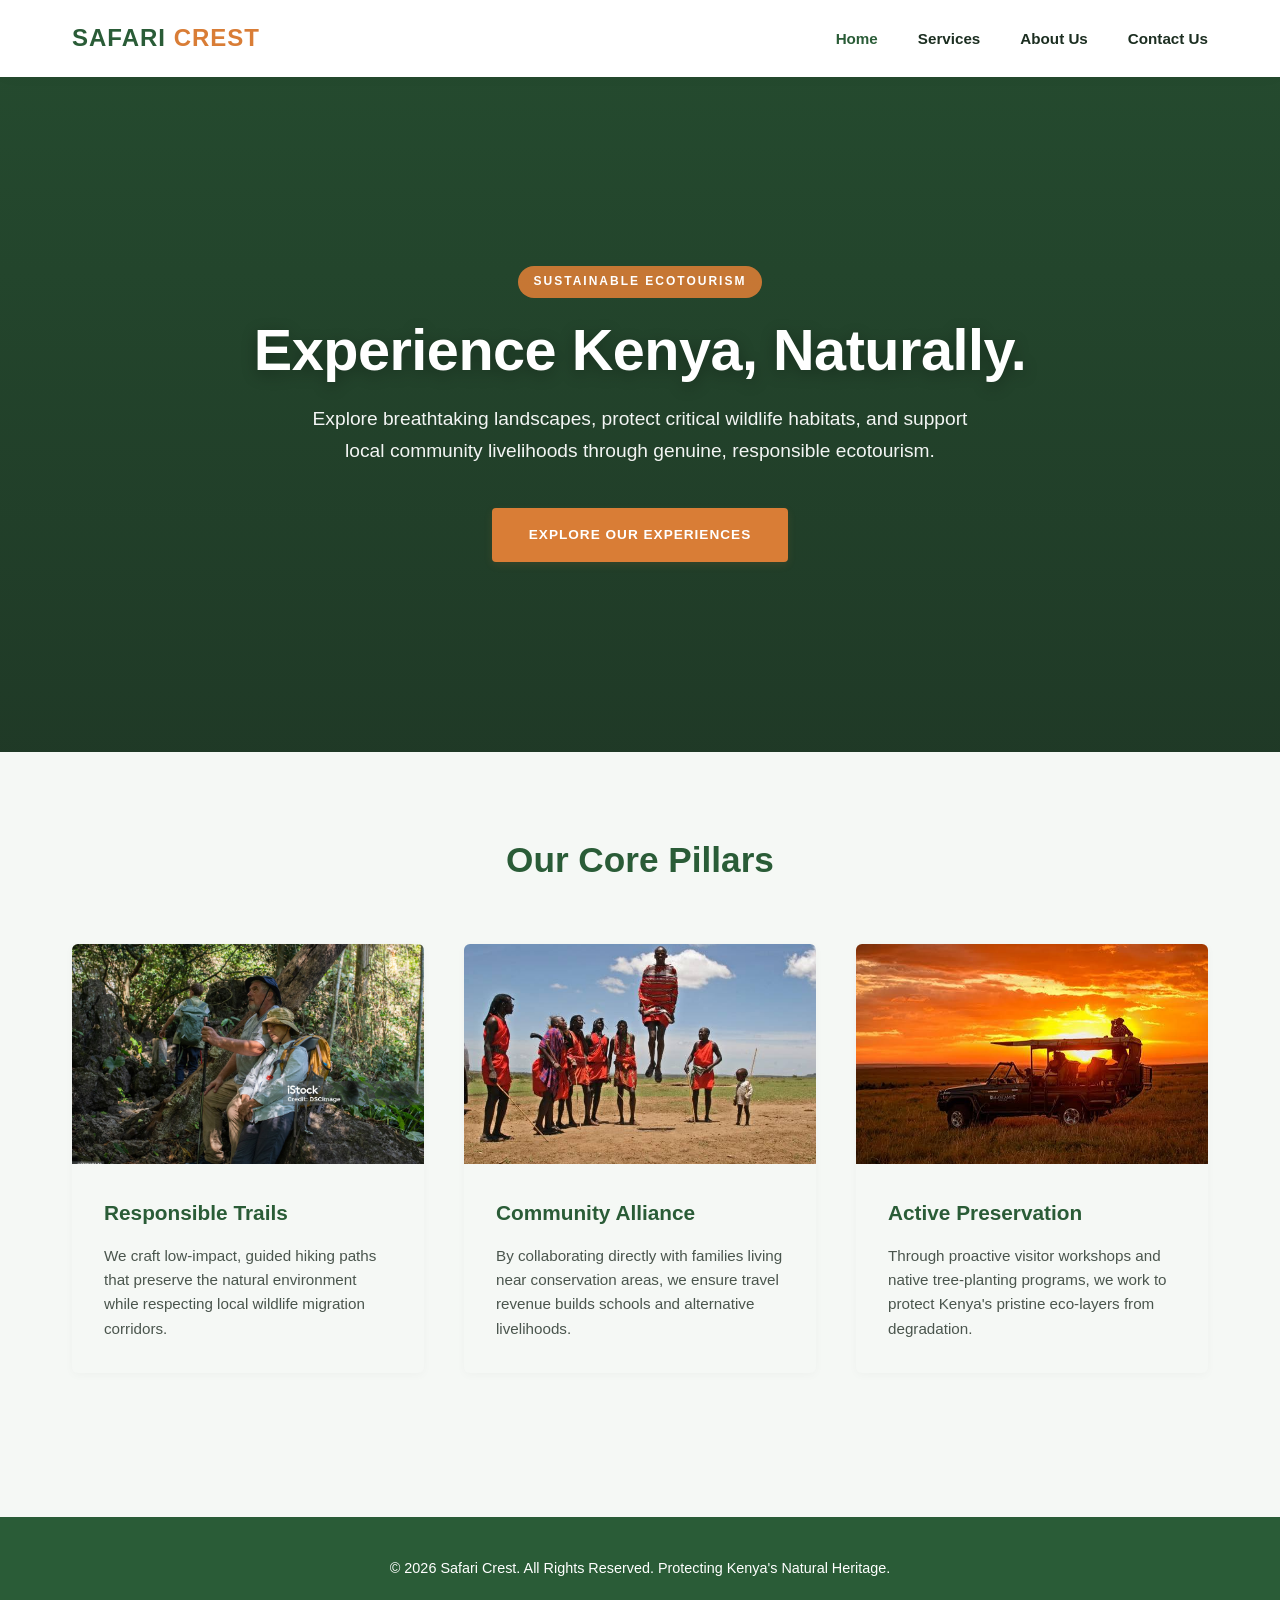
<file: index.html>
<!DOCTYPE html>
<html lang="en">
<head>
    <meta charset="UTF-8">
    <meta name="viewport" content="width=device-width, initial-scale=1.0">
    <title>Safari Crest - Responsible Ecotourism Kenya</title>
    <link rel="stylesheet" href="css/style.css">
</head>
<body>

    <!-- Premium Navigation with Mobile Hamburger Support -->
    <header>
        <nav class="nav-container">
            <div class="logo">
                <a href="index.html">SAFARI <span>CREST</span></a>
            </div>
            
            <!-- Three Lines Hamburger Button for Small Screens -->
            <button class="menu-toggle" id="menuToggle" aria-label="Toggle Navigation">
                <span></span>
                <span></span>
                <span></span>
            </button>

            <!-- Navigation Links -->
            <ul class="nav-links" id="navLinks">
                <li><a href="index.html" class="active">Home</a></li>
                <li><a href="services.html">Services</a></li>
                <li><a href="about.html">About Us</a></li>
                <li><a href="contact.html">Contact Us</a></li>
            </ul>
        </nav>
    </header>

    <!-- Upgraded Cinematic Hero Section with Video Background -->
    <section class="hero-section">
        <video autoplay loop muted playsinline class="hero-video">
            <source src="images/hero-bg.mp4" type="video/mp4">
            Your browser does not support the video tag.
        </video>

        <div class="hero-overlay">
            <div class="hero-text-box">
                <span class="hero-badge">Sustainable Ecotourism</span>
                <h1>Experience Kenya, Naturally.</h1>
                <p>Explore breathtaking landscapes, protect critical wildlife habitats, and support local community livelihoods through genuine, responsible ecotourism.</p>
                <a href="services.html" class="cta-btn">Explore Our Experiences</a>
            </div>
        </div>
    </section>

    <!-- Balanced Content Section -->
    <main class="container">
        <h2 class="section-title">Our Core Pillars</h2>
        
        <div class="feature-grid">
            <!-- Pillar 1 -->
            <article class="feature-card">
                <img src="images/hiking.jpg" alt="Guided hiking trails" class="feature-img">
                <div class="feature-body">
                    <h3>Responsible Trails</h3>
                    <p>We craft low-impact, guided hiking paths that preserve the natural environment while respecting local wildlife migration corridors.</p>
                </div>
            </article>

            <!-- Pillar 2 -->
            <article class="feature-card">
                <img src="images/community.jpeg" alt="Community engagement" class="feature-img">
                <div class="feature-body">
                    <h3>Community Alliance</h3>
                    <p>By collaborating directly with families living near conservation areas, we ensure travel revenue builds schools and alternative livelihoods.</p>
                </div>
            </article>

            <!-- Pillar 3 -->
            <article class="feature-card">
                <img src="images/conservation.jpeg" alt="Nature preservation" class="feature-img">
                <div class="feature-body">
                    <h3>Active Preservation</h3>
                    <p>Through proactive visitor workshops and native tree-planting programs, we work to protect Kenya's pristine eco-layers from degradation.</p>
                </div>
            </article>
        </div>
    </main>

    <!-- Structured Footer -->
    <footer>
        <p>&copy; 2026 Safari Crest. All Rights Reserved. Protecting Kenya's Natural Heritage.</p>
    </footer>

    <!-- Simple JavaScript for Mobile Navbar Toggle -->
    <script>
        const menuToggle = document.getElementById('menuToggle');
        const navLinks = document.getElementById('navLinks');

        menuToggle.addEventListener('click', () => {
            menuToggle.classList.toggle('active');
            navLinks.classList.toggle('active');
        });

        // Close mobile menu automatically when a link is clicked
        document.querySelectorAll('.nav-links a').forEach(link => {
            link.addEventListener('click', () => {
                menuToggle.classList.remove('active');
                navLinks.classList.remove('active');
            });
        });
    </script>

</body>
</html>
</file>
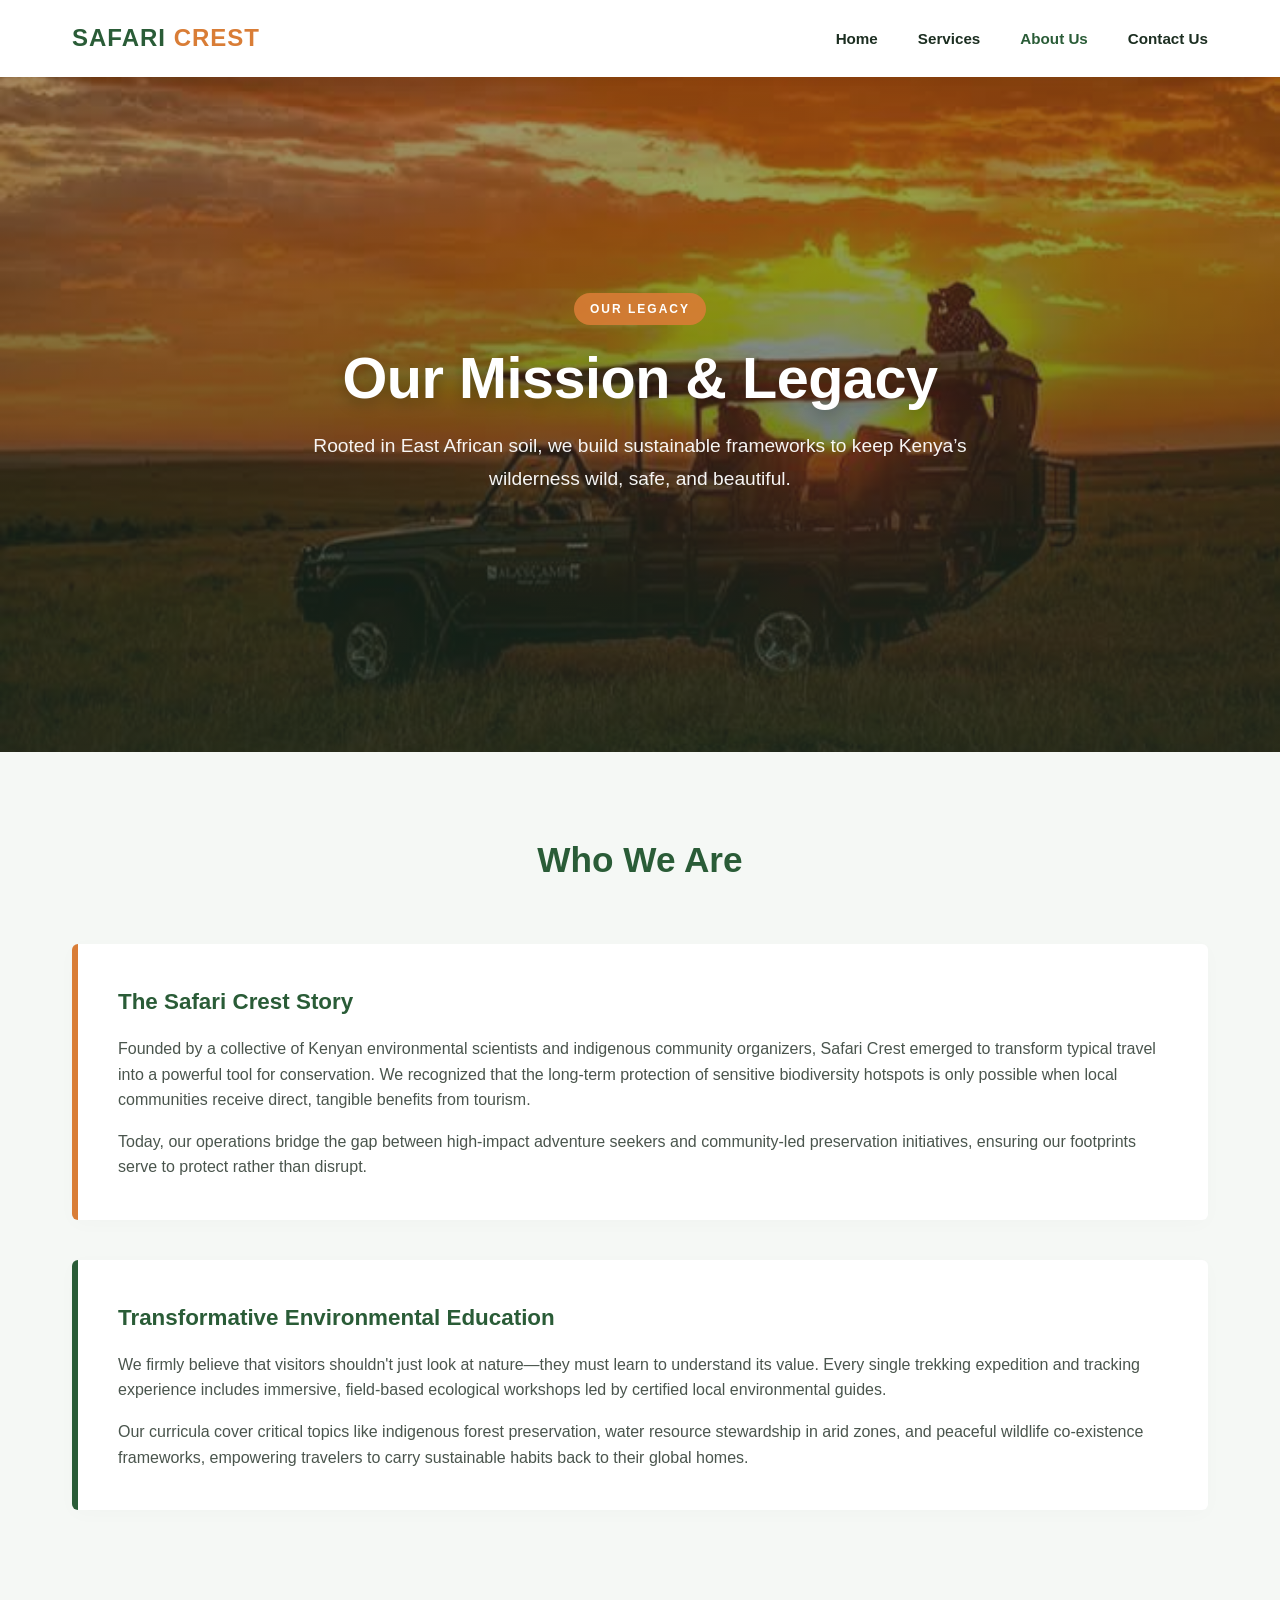
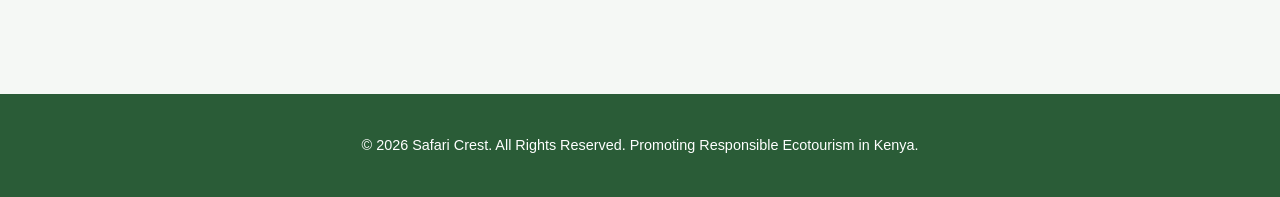
<file: about.html>
<!DOCTYPE html>
<html lang="en">
<head>
    <meta charset="UTF-8">
    <meta name="viewport" content="width=device-width, initial-scale=1.0">
    <title>About Our Mission - Safari Crest</title>
    <!-- Relative path matches previous pages for flawless folder portability -->
    <link rel="stylesheet" href="css/style.css">
    <style>
        /* Specific refinement for About Us content blocks to fix accent border alignment */
        .story-block {
            background-color: var(--white);
            padding: 2.5rem;
            border-radius: 6px;
            box-shadow: 0 4px 20px rgba(0,0,0,0.02);
            margin-bottom: 2.5rem;
            position: relative;
            overflow: hidden;
        }
        .story-block.accent-secondary {
            border-left: 6px solid var(--secondary-color);
        }
        .story-block.accent-primary {
            border-left: 6px solid var(--primary-color);
        }
    </style>
</head>
<body>

    <!-- Premium Navigation with Mobile Hamburger Support -->
    <header>
        <nav class="nav-container">
            <div class="logo">
                <a href="index.html">SAFARI <span>CREST</span></a>
            </div>
            
            <!-- Three Lines Hamburger Button for Small Screens -->
            <button class="menu-toggle" id="menuToggle" aria-label="Toggle Navigation">
                <span></span>
                <span></span>
                <span></span>
            </button>

            <!-- Navigation Links -->
            <ul class="nav-links" id="navLinks">
                <li><a href="index.html">Home</a></li>
                <li><a href="services.html">Services</a></li>
                <li><a href="about.html" class="active">About Us</a></li>
                <li><a href="contact.html">Contact Us</a></li>
            </ul>
        </nav>
    </header>

    <!-- Upgraded About Hero Layout -->
    <section class="hero-section" style="background-image: url('images/conservation.jpeg'); background-size: cover; background-position: center;">
        <div class="hero-overlay">
            <div class="hero-text-box">
                <span class="hero-badge">Our Legacy</span>
                <h1>Our Mission & Legacy</h1>
                <p>Rooted in East African soil, we build sustainable frameworks to keep Kenya’s wilderness wild, safe, and beautiful.</p>
            </div>
        </div>
    </section>

    <!-- About Content Layout -->
    <main class="container">
        <h2 class="section-title">Who We Are</h2>
        
        <!-- Story block 1 with clean terracotta left accent -->
        <div class="story-block accent-secondary">
            <h3 style="color: var(--primary-color); margin-bottom: 1rem; font-size: 1.4rem;">The Safari Crest Story</h3>
            <p style="color: #4A554D; font-size: 1rem; margin-bottom: 1rem;">Founded by a collective of Kenyan environmental scientists and indigenous community organizers, Safari Crest emerged to transform typical travel into a powerful tool for conservation. We recognized that the long-term protection of sensitive biodiversity hotspots is only possible when local communities receive direct, tangible benefits from tourism.</p>
            <p style="color: #4A554D; font-size: 1rem;">Today, our operations bridge the gap between high-impact adventure seekers and community-led preservation initiatives, ensuring our footprints serve to protect rather than disrupt.</p>
        </div>

        <!-- Story block 2 with clean forest green left accent -->
        <div class="story-block accent-primary">
            <h3 style="color: var(--primary-color); margin-bottom: 1rem; font-size: 1.4rem;">Transformative Environmental Education</h3>
            <p style="color: #4A554D; font-size: 1rem; margin-bottom: 1rem;">We firmly believe that visitors shouldn't just look at nature—they must learn to understand its value. Every single trekking expedition and tracking experience includes immersive, field-based ecological workshops led by certified local environmental guides.</p>
            <p style="color: #4A554D; font-size: 1rem;">Our curricula cover critical topics like indigenous forest preservation, water resource stewardship in arid zones, and peaceful wildlife co-existence frameworks, empowering travelers to carry sustainable habits back to their global homes.</p>
        </div>
    </main>

    <!-- Structured Footer -->
    <footer>
        <p>&copy; 2026 Safari Crest. All Rights Reserved. Promoting Responsible Ecotourism in Kenya.</p>
    </footer>

    <!-- Simple JavaScript for Mobile Navbar Toggle -->
    <script>
        const menuToggle = document.getElementById('menuToggle');
        const navLinks = document.getElementById('navLinks');

        menuToggle.addEventListener('click', () => {
            menuToggle.classList.toggle('active');
            navLinks.classList.toggle('active');
        });

        // Close mobile menu automatically when a link is clicked
        document.querySelectorAll('.nav-links a').forEach(link => {
            link.addEventListener('click', () => {
                menuToggle.classList.remove('active');
                navLinks.classList.remove('active');
            });
        });
    </script>

</body>
</html>
</file>
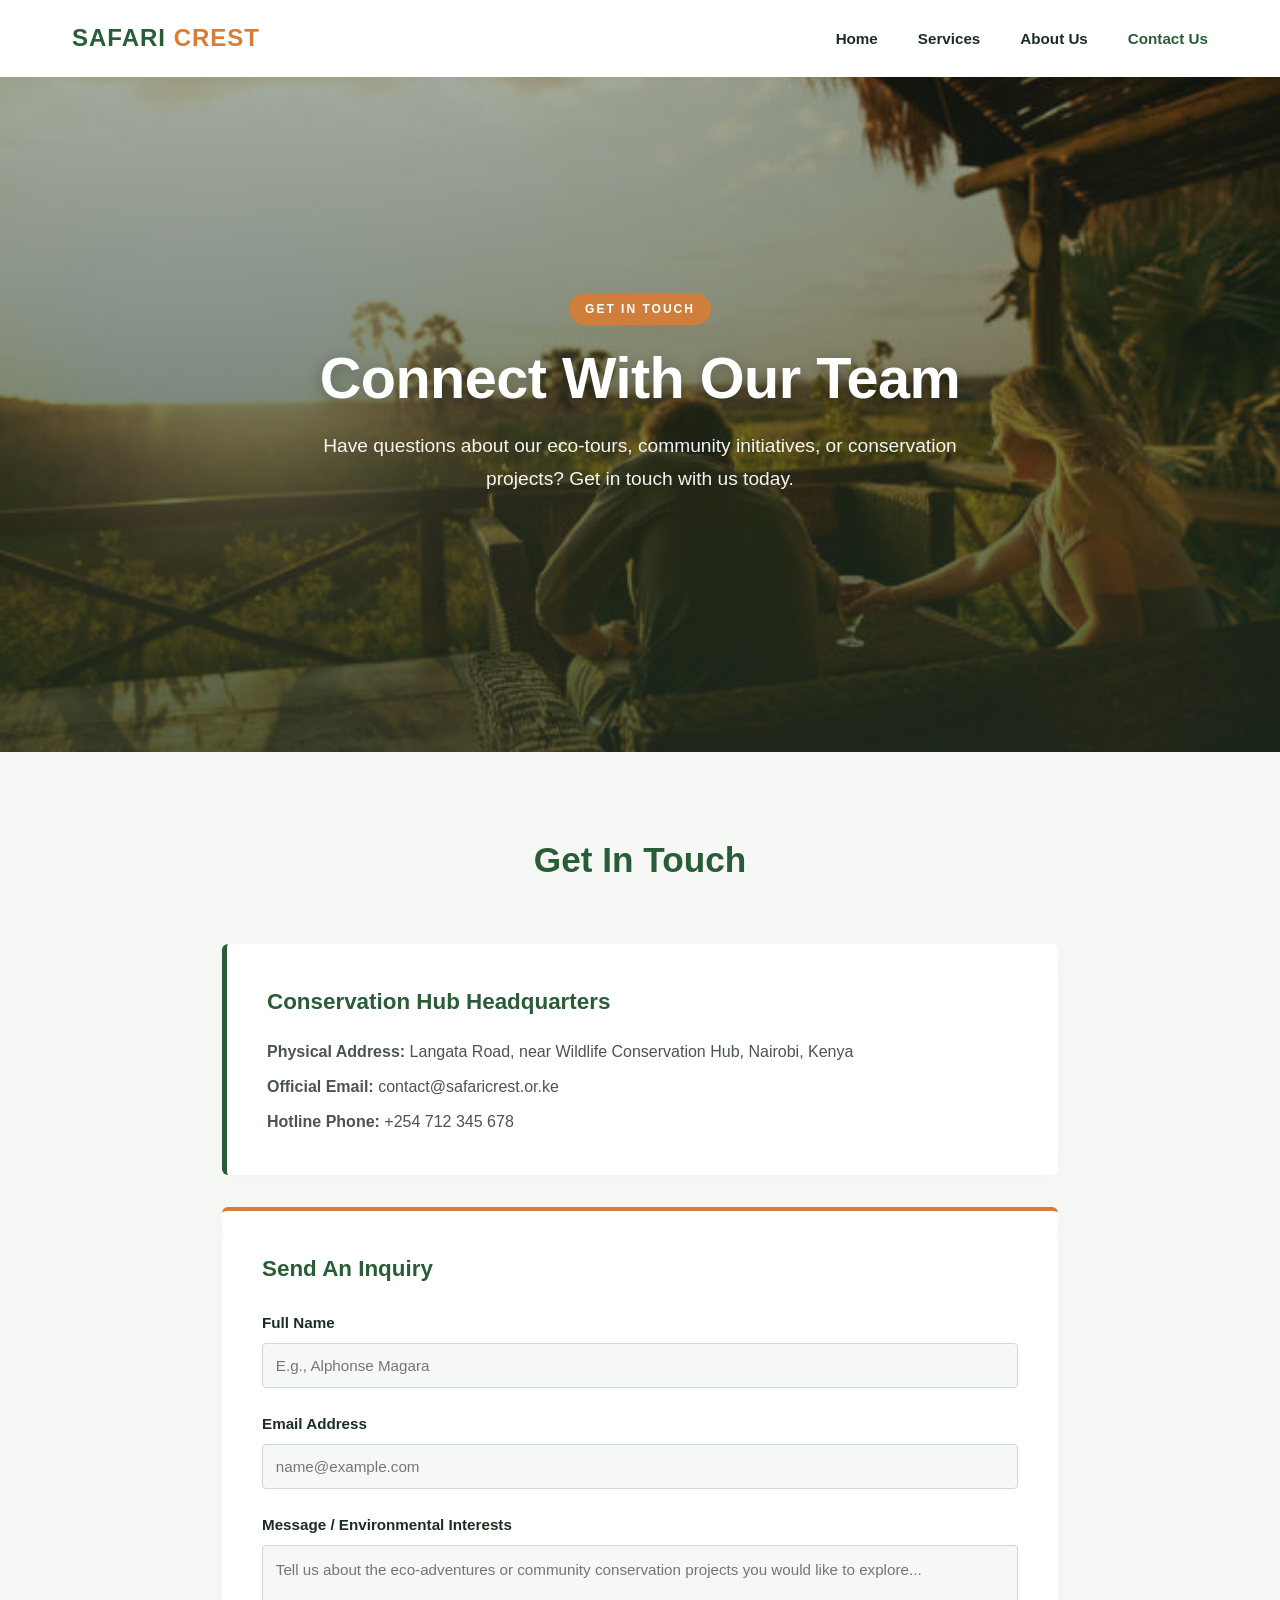
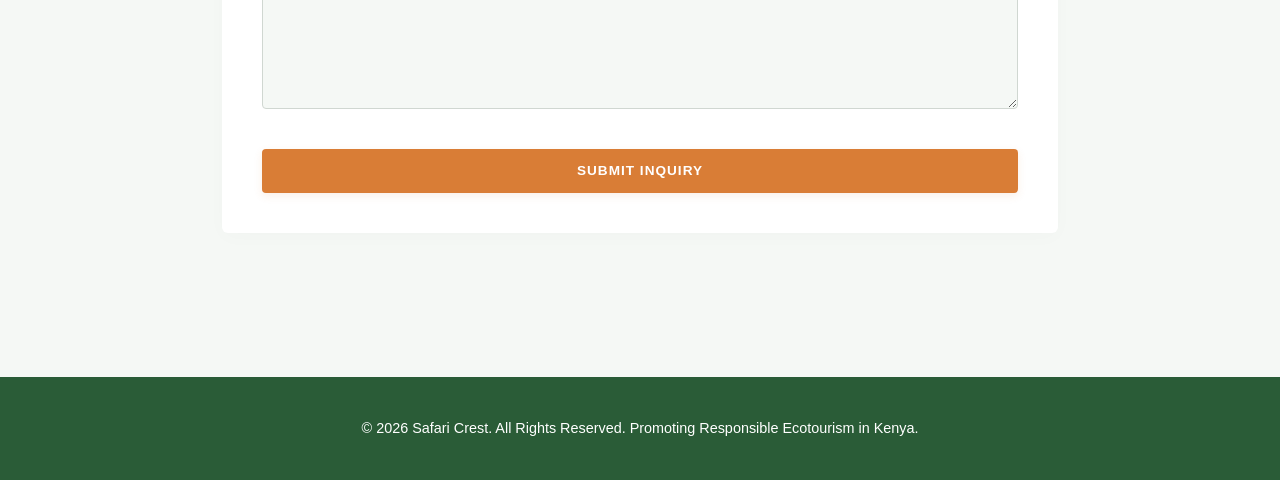
<file: contact.html>
<!DOCTYPE html>
<html lang="en">
<head>
    <meta charset="UTF-8">
    <meta name="viewport" content="width=device-width, initial-scale=1.0">
    <title>Contact Our Conservation Desk - Safari Crest</title>
    <!-- Relative link resolves perfectly to the shared style.css file -->
    <link rel="stylesheet" href="css/style.css">
</head>
<body>

    <!-- Premium Navigation with Mobile Hamburger Support -->
    <header>
        <nav class="nav-container">
            <div class="logo">
                <a href="index.html">SAFARI <span>CREST</span></a>
            </div>
            
            <!-- Three Lines Hamburger Button for Small Screens -->
            <button class="menu-toggle" id="menuToggle" aria-label="Toggle Navigation">
                <span></span>
                <span></span>
                <span></span>
            </button>

            <!-- Navigation Links -->
            <ul class="nav-links" id="navLinks">
                <li><a href="index.html">Home</a></li>
                <li><a href="services.html">Services</a></li>
                <li><a href="about.html">About Us</a></li>
                <li><a href="contact.html" class="active">Contact Us</a></li>
            </ul>
        </nav>
    </header>

    <!-- Upgraded Contact Hero Layout -->
    <section class="hero-section" style="background-image: url('images/hero-home.jpg'); background-size: cover; background-position: center;">
        <div class="hero-overlay">
            <div class="hero-text-box">
                <span class="hero-badge">Get In Touch</span>
                <h1>Connect With Our Team</h1>
                <p>Have questions about our eco-tours, community initiatives, or conservation projects? Get in touch with us today.</p>
            </div>
        </div>
    </section>

    <!-- Contact Content Layout Split -->
    <main class="container" style="max-width: 900px;">
        <h2 class="section-title">Get In Touch</h2>
        
        <div class="feature-grid" style="flex-direction: column; gap: 2rem;">
            
            <!-- Information Panel Box -->
            <div class="info-block" style="background-color: var(--white); padding: 2.5rem; border-radius: 6px; box-shadow: 0 4px 20px rgba(0,0,0,0.02); border-left: 5px solid var(--primary-color);">
                <h3 style="color: var(--primary-color); margin-bottom: 1.2rem; font-size: 1.4rem;">Conservation Hub Headquarters</h3>
                <p style="color: #4A554D; font-size: 1rem; margin-bottom: 0.6rem;"><strong>Physical Address:</strong> Langata Road, near Wildlife Conservation Hub, Nairobi, Kenya</p>
                <p style="color: #4A554D; font-size: 1rem; margin-bottom: 0.6rem;"><strong>Official Email:</strong> contact@safaricrest.or.ke</p>
                <p style="color: #4A554D; font-size: 1rem;"><strong>Hotline Phone:</strong> +254 712 345 678</p>
            </div>

            <!-- Informational Inquiry Interface Panel Box -->
            <div style="background-color: var(--white); padding: 2.5rem; border-radius: 6px; box-shadow: 0 4px 20px rgba(0,0,0,0.02); border-top: 4px solid var(--secondary-color);">
                <h3 style="color: var(--primary-color); margin-bottom: 1.5rem; font-size: 1.4rem;">Send An Inquiry</h3>
                
                <!-- Pure HTML Static Form Layout -->
                <form action="#" method="get" onsubmit="return false;">
                    
                    <div class="form-group" style="margin-bottom: 1.5rem;">
                        <label for="visitor-name" style="display: block; margin-bottom: 0.5rem; font-weight: 600; font-size: 0.95rem; color: var(--text-main);">Full Name</label>
                        <input type="text" id="visitor-name" placeholder="E.g., Alphonse Magara" required style="width: 100%; padding: 0.8rem; border: 1px solid #D0D7D1; border-radius: 4px; font-family: sans-serif; font-size: 0.95rem; background-color: var(--bg-canvas);">
                    </div>

                    <div class="form-group" style="margin-bottom: 1.5rem;">
                        <label for="visitor-email" style="display: block; margin-bottom: 0.5rem; font-weight: 600; font-size: 0.95rem; color: var(--text-main);">Email Address</label>
                        <input type="email" id="visitor-email" placeholder="name@example.com" required style="width: 100%; padding: 0.8rem; border: 1px solid #D0D7D1; border-radius: 4px; font-family: sans-serif; font-size: 0.95rem; background-color: var(--bg-canvas);">
                    </div>

                    <div class="form-group" style="margin-bottom: 2rem;">
                        <label for="visitor-message" style="display: block; margin-bottom: 0.5rem; font-weight: 600; font-size: 0.95rem; color: var(--text-main);">Message / Environmental Interests</label>
                        <textarea id="visitor-message" rows="6" placeholder="Tell us about the eco-adventures or community conservation projects you would like to explore..." required style="width: 100%; padding: 0.8rem; border: 1px solid #D0D7D1; border-radius: 4px; font-family: sans-serif; font-size: 0.95rem; line-height: 1.5; background-color: var(--bg-canvas); resize: vertical;"></textarea>
                    </div>

                    <button type="submit" class="cta-btn" style="border: none; cursor: pointer; width: 100%; text-align: center;">Submit Inquiry</button>
                </form>
            </div>

        </div>
    </main>

    <!-- Structured Footer -->
    <footer>
        <p>&copy; 2026 Safari Crest. All Rights Reserved. Promoting Responsible Ecotourism in Kenya.</p>
    </footer>

    <!-- Simple JavaScript for Mobile Navbar Toggle -->
    <script>
        const menuToggle = document.getElementById('menuToggle');
        const navLinks = document.getElementById('navLinks');

        menuToggle.addEventListener('click', () => {
            menuToggle.classList.toggle('active');
            navLinks.classList.toggle('active');
        });

        // Close mobile menu automatically when a link is clicked
        document.querySelectorAll('.nav-links a').forEach(link => {
            link.addEventListener('click', () => {
                menuToggle.classList.remove('active');
                navLinks.classList.remove('active');
            });
        });
    </script>

</body>
</html>
</file>
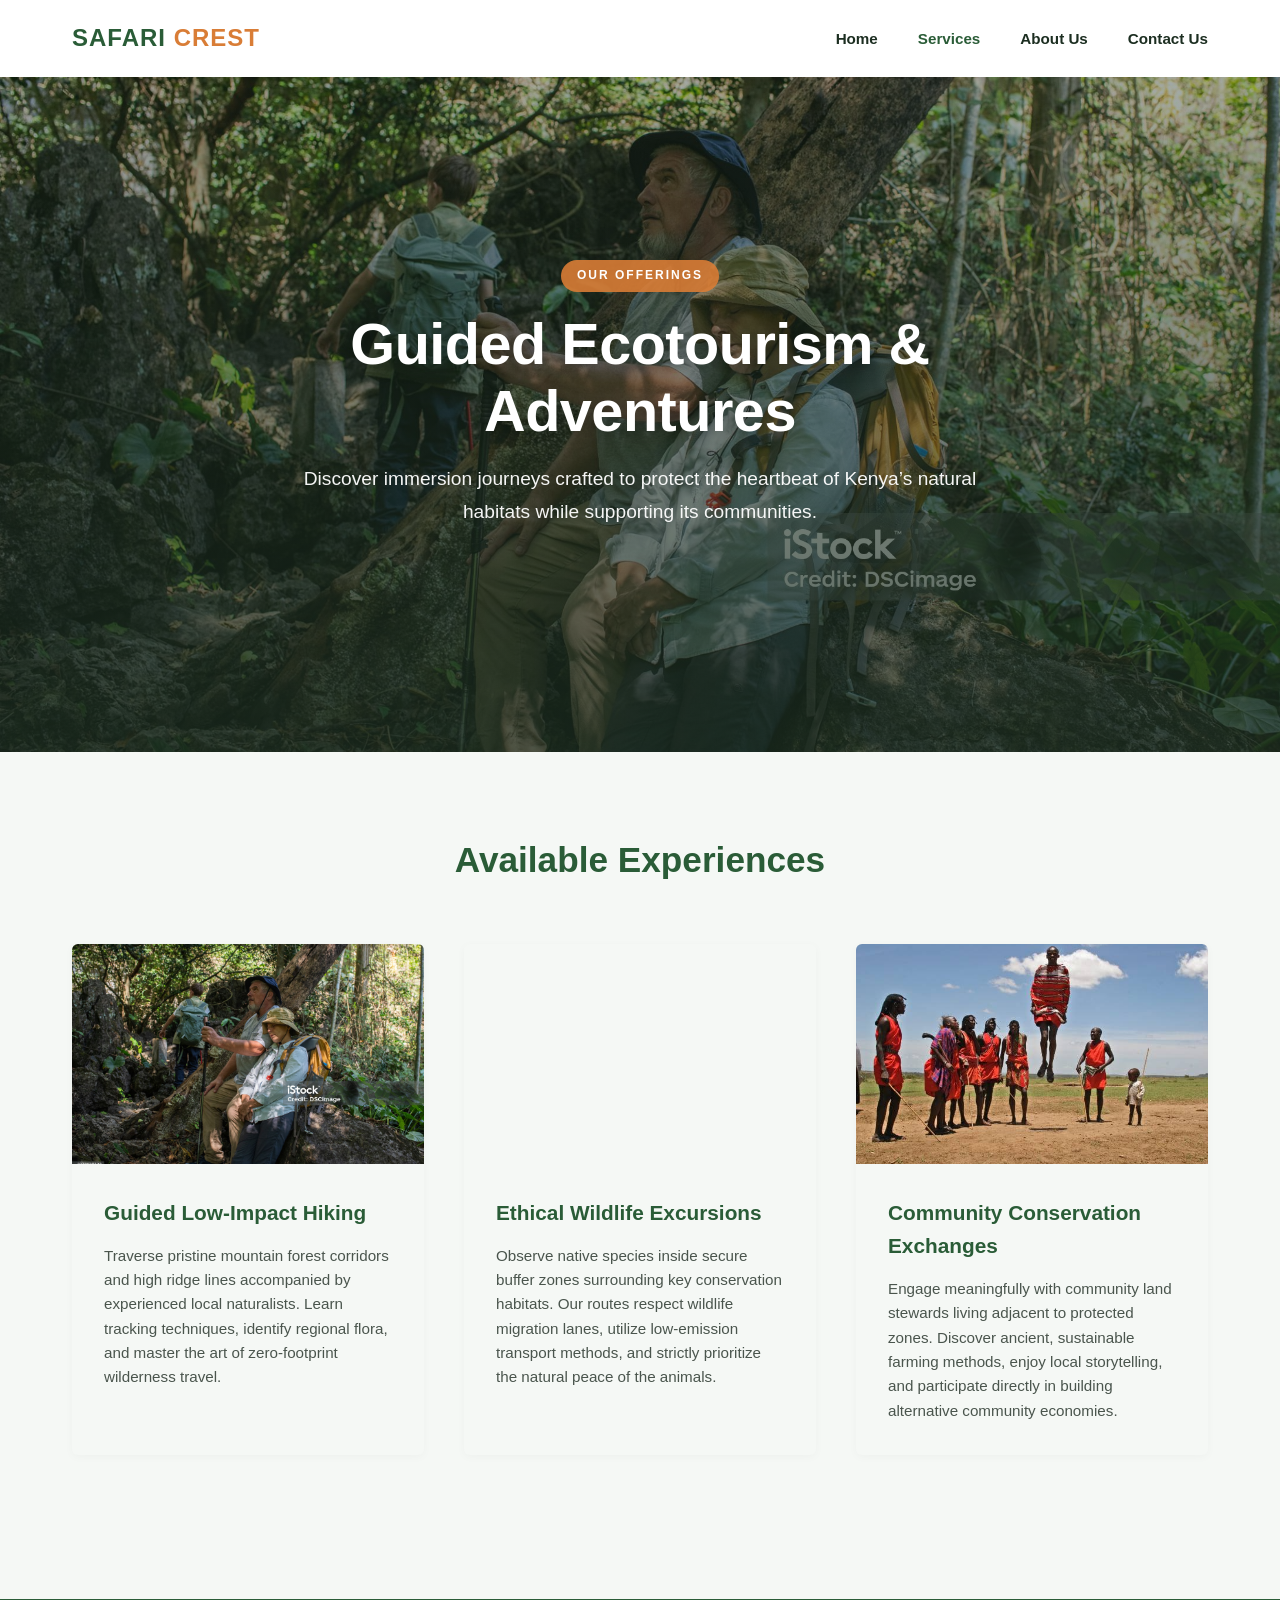
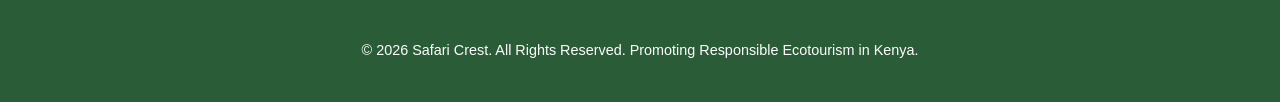
<file: services.html>
<!DOCTYPE html>
<html lang="en">
<head>
    <meta charset="UTF-8">
    <meta name="viewport" content="width=device-width, initial-scale=1.0">
    <title>Our Experiences & Services - Safari Crest</title>
    <!-- Relative path keeps styling perfectly synchronized across devices -->
    <link rel="stylesheet" href="css/style.css">
</head>
<body>

    <!-- Premium Navigation with Mobile Hamburger Support -->
    <header>
        <nav class="nav-container">
            <div class="logo">
                <a href="index.html">SAFARI <span>CREST</span></a>
            </div>
            
            <!-- Three Lines Hamburger Button for Small Screens -->
            <button class="menu-toggle" id="menuToggle" aria-label="Toggle Navigation">
                <span></span>
                <span></span>
                <span></span>
            </button>

            <!-- Navigation Links -->
            <ul class="nav-links" id="navLinks">
                <li><a href="index.html">Home</a></li>
                <li><a href="services.html" class="active">Services</a></li>
                <li><a href="about.html">About Us</a></li>
                <li><a href="contact.html">Contact Us</a></li>
            </ul>
        </nav>
    </header>

    <!-- Upgraded Services Hero Layout -->
    <section class="hero-section" style="background-image: url('images/hiking.jpg'); background-size: cover; background-position: center;">
        <div class="hero-overlay">
            <div class="hero-text-box">
                <span class="hero-badge">Our Offerings</span>
                <h1>Guided Ecotourism & Adventures</h1>
                <p>Discover immersion journeys crafted to protect the heartbeat of Kenya’s natural habitats while supporting its communities.</p>
            </div>
        </div>
    </section>

    <!-- Services Grid Layout -->
    <main class="container">
        <h2 class="section-title">Available Experiences</h2>
        
        <div class="feature-grid">
            <!-- Service 1 -->
            <article class="feature-card">
                <img src="images/hiking.jpg" alt="Eco-hiking trail expedition" class="feature-img">
                <div class="feature-body">
                    <h3>Guided Low-Impact Hiking</h3>
                    <p>Traverse pristine mountain forest corridors and high ridge lines accompanied by experienced local naturalists. Learn tracking techniques, identify regional flora, and master the art of zero-footprint wilderness travel.</p>
                </div>
            </article>

            <!-- Service 2 -->
            <article class="feature-card">
                <!-- Inline video card replacement -->
                <video autoplay loop muted playsinline class="feature-img">
                    <source src="images/wildlife-bg.mp4" type="video/mp4">
                    Your browser does not support the video tag.
                </video>
                <div class="feature-body">
                    <h3>Ethical Wildlife Excursions</h3>
                    <p>Observe native species inside secure buffer zones surrounding key conservation habitats. Our routes respect wildlife migration lanes, utilize low-emission transport methods, and strictly prioritize the natural peace of the animals.</p>
                </div>
            </article>

            <!-- Service 3 -->
            <article class="feature-card">
                <img src="images/community.jpeg" alt="Community interaction and cultural exchange" class="feature-img">
                <div class="feature-body">
                    <h3>Community Conservation Exchanges</h3>
                    <p>Engage meaningfully with community land stewards living adjacent to protected zones. Discover ancient, sustainable farming methods, enjoy local storytelling, and participate directly in building alternative community economies.</p>
                </div>
            </article>
        </div>
    </main>

    <!-- Structured Footer -->
    <footer>
        <p>&copy; 2026 Safari Crest. All Rights Reserved. Promoting Responsible Ecotourism in Kenya.</p>
    </footer>

    <!-- Simple JavaScript for Mobile Navbar Toggle -->
    <script>
        const menuToggle = document.getElementById('menuToggle');
        const navLinks = document.getElementById('navLinks');

        menuToggle.addEventListener('click', () => {
            menuToggle.classList.toggle('active');
            navLinks.classList.toggle('active');
        });

        // Close mobile menu automatically when a link is clicked
        document.querySelectorAll('.nav-links a').forEach(link => {
            link.addEventListener('click', () => {
                menuToggle.classList.remove('active');
                navLinks.classList.remove('active');
            });
        });
    </script>

</body>
</html>
</file>
<file: css/style.css>
/* ==========================================================================
   Safari Crest - Master Global Stylesheet (style.css)
   ========================================================================== */

/* 1. Global Reset & Theme Variables */
* {
    margin: 0;
    padding: 0;
    box-sizing: border-box;
}

:root {
    --primary-color: #2A5C37;      /* Deep Forest Green (Natural & Trustworthy) */
    --secondary-color: #D97D36;    /* Earthy Terracotta (Adventurous Accent) */
    --bg-canvas: #F5F8F5;          /* Refreshing Soft Off-White Canvas */
    --text-main: #1C2E21;          /* Charcoal Forest (Soft, readable text) */
    --white: #FFFFFF;
    --transition-smooth: all 0.3s cubic-bezier(0.25, 0.8, 0.25, 1);
}

body {
    font-family: 'Segoe UI', Tahoma, Geneva, Verdana, sans-serif;
    background-color: var(--bg-canvas);
    color: var(--text-main);
    line-height: 1.6;
}

/* 2. Header & Sticky Navigation Bar */
header {
    background-color: var(--white);
    box-shadow: 0 2px 15px rgba(0, 0, 0, 0.02);
    position: sticky;
    top: 0;
    z-index: 1000;
}

.nav-container {
    max-width: 1200px;
    margin: 0 auto;
    display: flex;
    justify-content: space-between;
    align-items: center;
    padding: 1.2rem 2rem;
}

.logo a {
    font-size: 1.5rem;
    font-weight: 800;
    color: var(--primary-color);
    text-decoration: none;
    letter-spacing: 1px;
}

.logo a span {
    color: var(--secondary-color);
}

.nav-links {
    display: flex;
    list-style: none;
    gap: 2.5rem;
}

.nav-links a {
    text-decoration: none;
    color: var(--text-main);
    font-weight: 600;
    font-size: 0.95rem;
    transition: var(--transition-smooth);
    padding-bottom: 4px;
}

.nav-links a:hover, 
.nav-links a.active {
    color: var(--primary-color);
}

/* Hamburger Menu Toggle Button (Hidden on Desktop) */
.menu-toggle {
    display: none;
    flex-direction: column;
    justify-content: space-between;
    width: 28px;
    height: 20px;
    background: transparent;
    border: none;
    cursor: pointer;
    z-index: 1001;
}

.menu-toggle span {
    display: block;
    width: 100%;
    height: 3px;
    background-color: var(--primary-color);
    border-radius: 2px;
    transition: var(--transition-smooth);
}

/* 3. Upgraded Cinematic Hero Section */
.hero-section {
    position: relative;
    height: 75vh;
    min-height: 520px;
    overflow: hidden;
    background-color: var(--primary-color);
}

.hero-video {
    position: absolute;
    top: 50%;
    left: 50%;
    min-width: 100%;
    min-height: 100%;
    width: auto;
    height: auto;
    z-index: 1;
    transform: translate(-50%, -50%);
    object-fit: cover;
}

/* Multi-stop gradient overlay for dramatic contrast & professional depth */
.hero-overlay {
    background: linear-gradient(
        to bottom,
        rgba(28, 46, 33, 0.4) 0%,
        rgba(28, 46, 33, 0.75) 100%
    );
    position: absolute;
    top: 0;
    left: 0;
    width: 100%;
    height: 100%;
    display: flex;
    align-items: center;
    justify-content: center;
    padding: 0 2rem;
    z-index: 2;
}

.hero-text-box {
    max-width: 800px;
    text-align: center;
    color: var(--white);
    animation: heroFadeIn 1.2s cubic-bezier(0.16, 1, 0.3, 1) forwards;
}

.hero-badge {
    display: inline-block;
    background-color: rgba(217, 125, 54, 0.9);
    color: var(--white);
    font-size: 0.75rem;
    font-weight: 700;
    text-transform: uppercase;
    letter-spacing: 2px;
    padding: 0.4rem 1rem;
    border-radius: 50px;
    margin-bottom: 1.2rem;
    backdrop-filter: blur(4px);
}

.hero-text-box h1 {
    font-size: 3.6rem;
    font-weight: 800;
    margin-bottom: 1.2rem;
    line-height: 1.15;
    letter-spacing: -0.5px;
    text-shadow: 0 4px 16px rgba(0, 0, 0, 0.3);
}

.hero-text-box p {
    font-size: 1.2rem;
    margin-bottom: 2.5rem;
    font-weight: 400;
    opacity: 0.95;
    line-height: 1.7;
    max-width: 680px;
    margin-left: auto;
    margin-right: auto;
}

/* Smooth Entrance Keyframes */
@keyframes heroFadeIn {
    from {
        opacity: 0;
        transform: translateY(20px);
    }
    to {
        opacity: 1;
        transform: translateY(0);
    }
}

/* 4. Action Buttons */
.cta-btn {
    display: inline-block;
    background-color: var(--secondary-color);
    color: var(--white);
    padding: 0.9rem 2.2rem;
    text-decoration: none;
    border-radius: 4px;
    border: 2px solid var(--secondary-color);
    font-weight: 600;
    text-transform: uppercase;
    font-size: 0.85rem;
    letter-spacing: 1px;
    box-shadow: 0 3px 8px rgba(217, 125, 54, 0.12);
    transition: var(--transition-smooth);
}

.cta-btn:hover {
    background-color: #C26A29;
    border-color: #C26A29;
    transform: translateY(-1px);
    box-shadow: 0 4px 12px rgba(217, 125, 54, 0.2);
}

/* 5. Content Structure & Symmetrical Feature Grids */
.container {
    max-width: 1200px;
    margin: 0 auto;
    padding: 5rem 2rem;
}

.section-title {
    text-align: center;
    font-size: 2.2rem;
    color: var(--primary-color);
    margin-bottom: 3.5rem;
    font-weight: 700;
}

.feature-grid {
    display: flex;
    flex-wrap: wrap;
    gap: 2.5rem;
}

.feature-card {
    background-color: var(--bg-canvas);
    border-radius: 6px;
    overflow: hidden;
    box-shadow: 0 2px 10px rgba(0, 0, 0, 0.03);
    flex: 1 1 calc(33.333% - 2.5rem);
    min-width: 290px;
    display: flex;
    flex-direction: column;
    transition: var(--transition-smooth);
}

.feature-card:hover {
    transform: translateY(-3px);
    box-shadow: 0 6px 15px rgba(42, 92, 55, 0.08);
}

.feature-img {
    width: 100%;
    height: 220px;
    object-fit: cover;
}

.feature-body {
    padding: 2rem;
    display: flex;
    flex-direction: column;
    flex-grow: 1;
}

.feature-body h3 {
    color: var(--primary-color);
    font-size: 1.3rem;
    margin-bottom: 0.9rem;
}

.feature-body p {
    font-size: 0.95rem;
    color: #4A554D;
}

/* 6. Footer Layout Panel */
footer {
    background-color: var(--primary-color);
    color: var(--white);
    text-align: center;
    padding: 2.5rem 2rem;
    font-size: 0.9rem;
    margin-top: 4rem;
}

/* ==========================================================================
   7. Fully Responsive Viewport Media Queries & Mobile Menu Drawer
   ========================================================================== */
@media (max-width: 900px) {
    .hero-text-box h1 {
        font-size: 2.8rem;
    }
    .hero-text-box p {
        font-size: 1.1rem;
    }
}

@media (max-width: 768px) {
    .menu-toggle {
        display: flex; /* Show three-lines button on mobile */
    }

    .nav-container {
        padding: 1rem 1.5rem;
    }

    /* Transform navigation links into a dropdown drawer */
    .nav-links {
        position: absolute;
        top: 100%;
        left: 0;
        width: 100%;
        background-color: var(--white);
        flex-direction: column;
        align-items: center;
        gap: 1.5rem;
        padding: 2rem 0;
        box-shadow: 0 10px 20px rgba(0, 0, 0, 0.08);
        border-top: 1px solid rgba(0, 0, 0, 0.05);
        max-height: 0;
        overflow: hidden;
        opacity: 0;
        transition: all 0.35s ease-in-out;
    }

    /* Active class toggled via simple JavaScript */
    .nav-links.active {
        max-height: 300px;
        opacity: 1;
    }

    /* Animate hamburger to an 'X' shape when active */
    .menu-toggle.active span:nth-child(1) {
        transform: translateY(8.5px) rotate(45deg);
    }
    .menu-toggle.active span:nth-child(2) {
        opacity: 0;
    }
    .menu-toggle.active span:nth-child(3) {
        transform: translateY(-8.5px) rotate(-45deg);
    }

    .hero-section {
        height: 65vh;
        min-height: 420px;
    }

    .hero-text-box h1 {
        font-size: 2.2rem;
    }

    .feature-grid {
        flex-direction: column;
    }

    .feature-card {
        width: 100%;
    }
}
</file>
